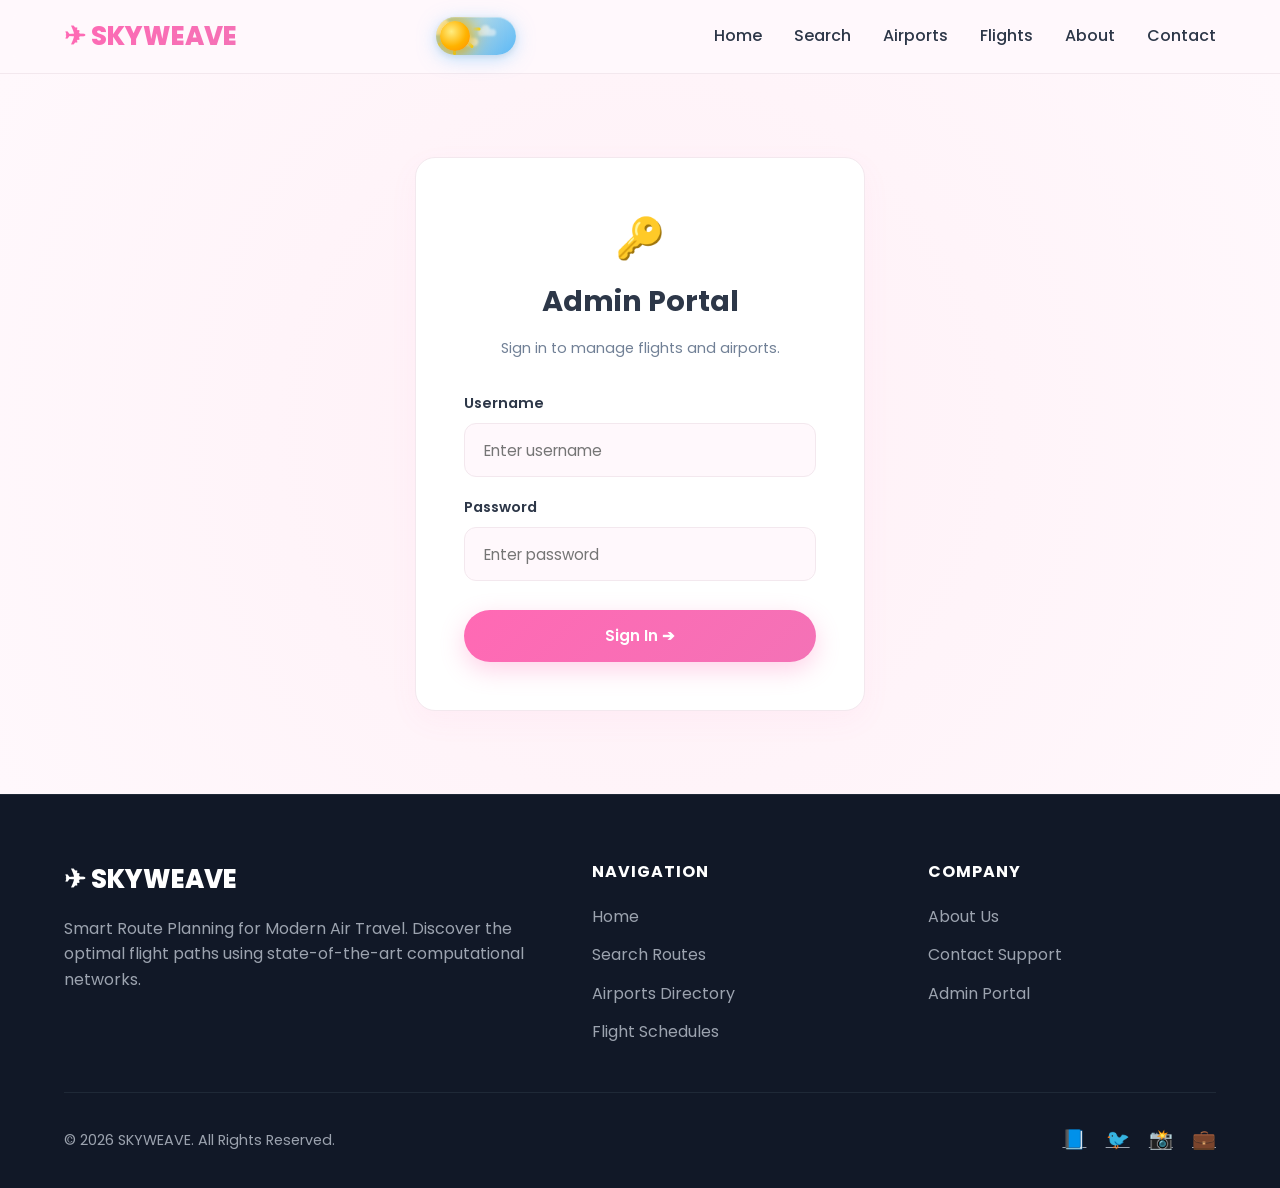
<file: web/admin-login.html>
<!DOCTYPE html>
<html lang="en">
<head>
    <meta charset="UTF-8">
    <meta name="viewport" content="width=device-width, initial-scale=1.0">
    <meta name="description" content="SKYWEAVE Admin Console Login - Manage airports and flight schedules.">
    <title>Admin Login | SKYWEAVE</title>
    <link rel="stylesheet" href="css/style.css">
</head>
<body>

    <!-- Navigation Bar -->
    <nav class="navbar">
        <a href="index.html" class="nav-brand">
            <span>✈ SKYWEAVE</span>
        </a>
        <button class="nav-toggle" aria-label="Toggle Navigation">☰</button>
        <ul class="nav-links">
            <li><a href="index.html">Home</a></li>
            <li><a href="search.html">Search</a></li>
            <li><a href="airports.html">Airports</a></li>
            <li><a href="flights.html">Flights</a></li>
            <li><a href="about.html">About</a></li>
            <li><a href="contact.html">Contact</a></li>
        </ul>
    </nav>

    <!-- Login Container -->
    <section class="section" style="min-height: 80vh; display: flex; align-items: center; justify-content: center; background: radial-gradient(circle at center, #FFF0F6, var(--bg-color));">
        <div class="card" style="max-width: 450px; width: 100%; padding: 3rem;">
            <div style="text-align: center; margin-bottom: 2rem;">
                <span style="font-size: 2.5rem;">🔑</span>
                <h2 class="card-title" style="font-size: 1.8rem; margin-top: 0.5rem;">Admin Portal</h2>
                <p class="card-text" style="font-size: 0.9rem;">Sign in to manage flights and airports.</p>
            </div>

            <form id="admin-login-form" onsubmit="event.preventDefault(); handleAdminLogin();">
                <div class="form-group" style="margin-bottom: 1.2rem;">
                    <label for="login-username">Username</label>
                    <input type="text" id="login-username" class="form-control" placeholder="Enter username" required>
                </div>

                <div class="form-group" style="margin-bottom: 1.8rem;">
                    <label for="login-password">Password</label>
                    <input type="password" id="login-password" class="form-control" placeholder="Enter password" required>
                </div>

                <button type="submit" class="btn btn-primary" style="width: 100%; padding: 0.9rem 2rem;">Sign In ➔</button>
            </form>
        </div>
    </section>

    <!-- Footer -->
    <footer class="footer">
        <div class="footer-grid">
            <div class="footer-brand">
                <a href="index.html" class="footer-logo">✈ SKYWEAVE</a>
                <p>Smart Route Planning for Modern Air Travel. Discover the optimal flight paths using state-of-the-art computational networks.</p>
            </div>
            <div>
                <h4 class="footer-title">Navigation</h4>
                <ul class="footer-links">
                    <li><a href="index.html">Home</a></li>
                    <li><a href="search.html">Search Routes</a></li>
                    <li><a href="airports.html">Airports Directory</a></li>
                    <li><a href="flights.html">Flight Schedules</a></li>
                </ul>
            </div>
            <div>
                <h4 class="footer-title">Company</h4>
                <ul class="footer-links">
                    <li><a href="about.html">About Us</a></li>
                    <li><a href="contact.html">Contact Support</a></li>
                    <li><a href="admin-login.html">Admin Portal</a></li>
                </ul>
            </div>
        </div>
        <div class="footer-bottom">
            <p>&copy; 2026 SKYWEAVE. All Rights Reserved.</p>
            <div class="footer-socials">
                <a href="#">📘</a>
                <a href="#">🐦</a>
                <a href="#">📸</a>
                <a href="#">💼</a>
            </div>
        </div>
    </footer>

    <script src="js/app.js"></script>
    <script>
        // Inline function for easy login handling
        async function handleAdminLogin() {
            const user = document.getElementById('login-username').value;
            const pass = document.getElementById('login-password').value;

            try {
                const res = await fetch('/api/auth', {
                    method: 'POST',
                    headers: { 'Content-Type': 'application/json' },
                    body: JSON.stringify({ username: user, password: pass })
                });
                const data = await res.json();

                if (data.status === 'success') {
                    localStorage.setItem('skyweave_admin_token', data.token);
                    showToast(data.message, 'success');
                    setTimeout(() => {
                        window.location.href = 'dashboard.html';
                    }, 800);
                } else {
                    showToast(data.message, 'error');
                }
            } catch (err) {
                console.error(err);
                showToast('Authentication connection error.', 'error');
            }
        }
    </script>
</body>
</html>
</file>
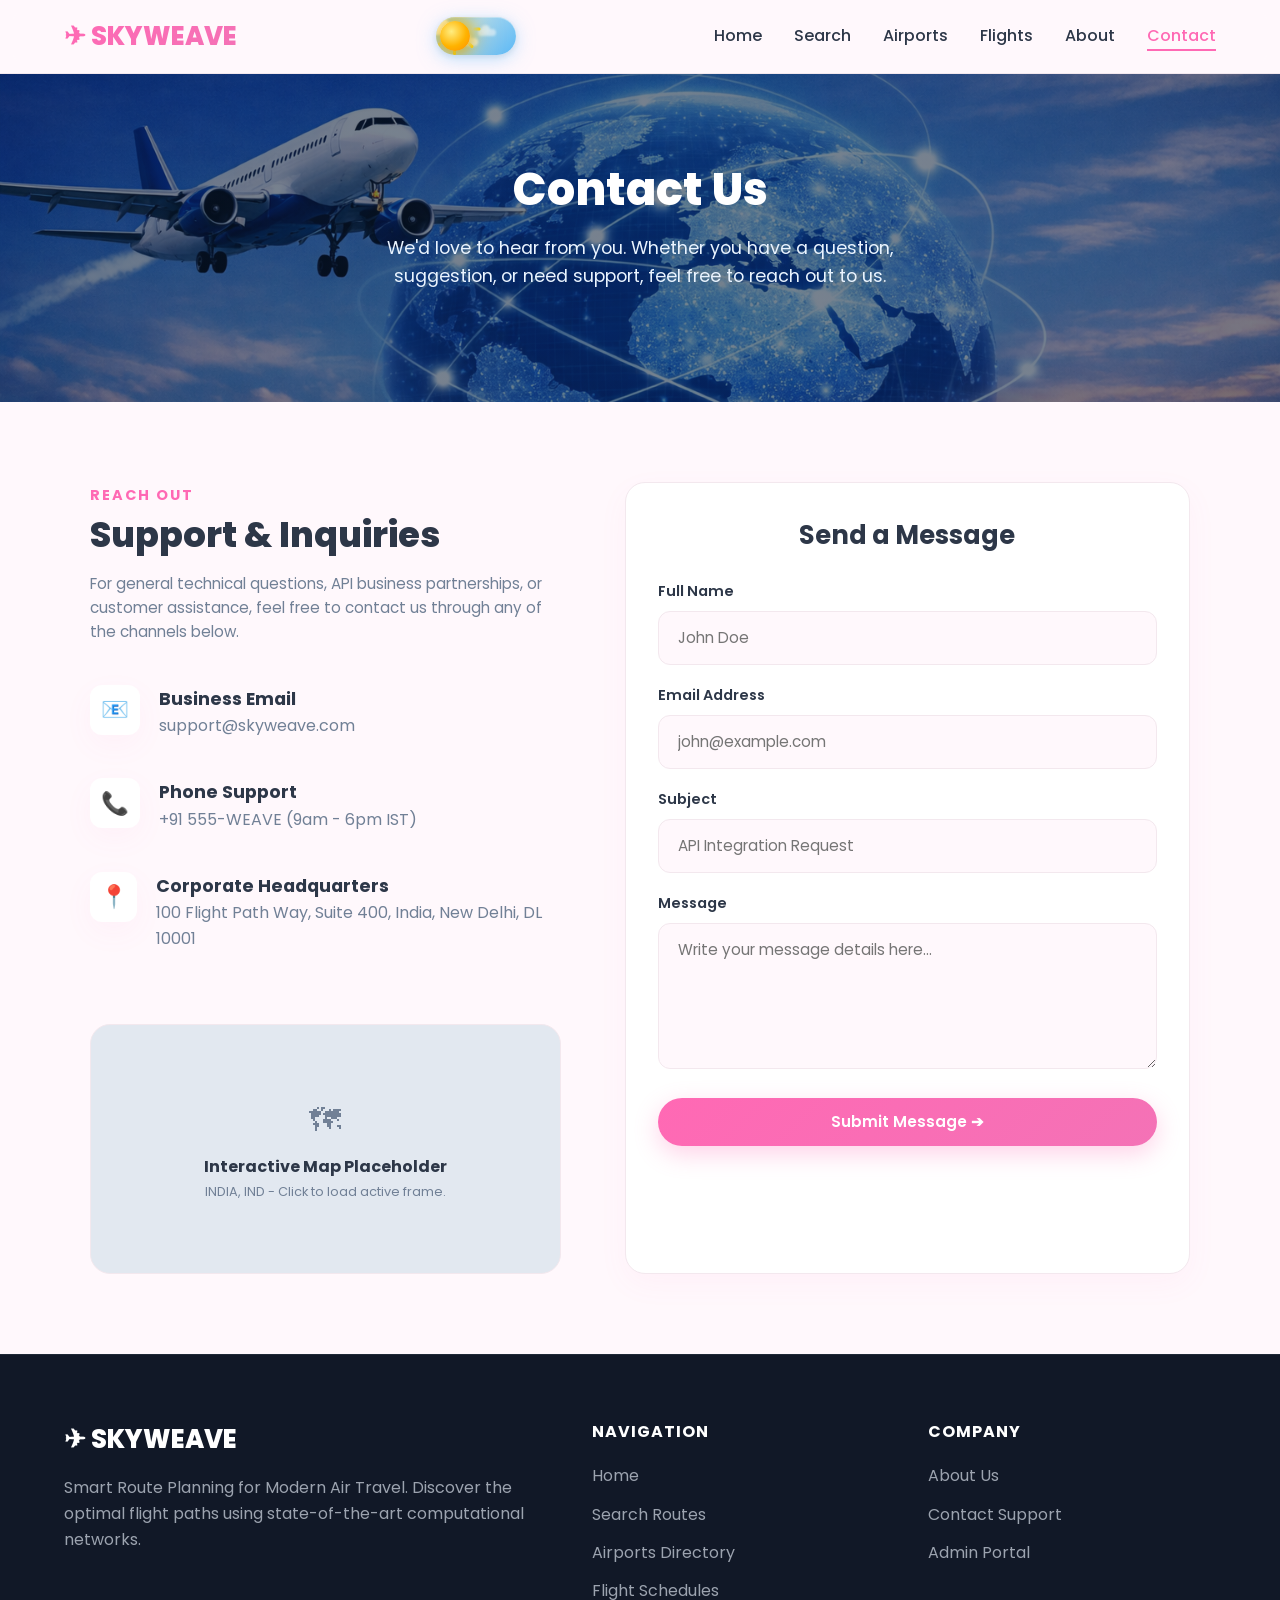
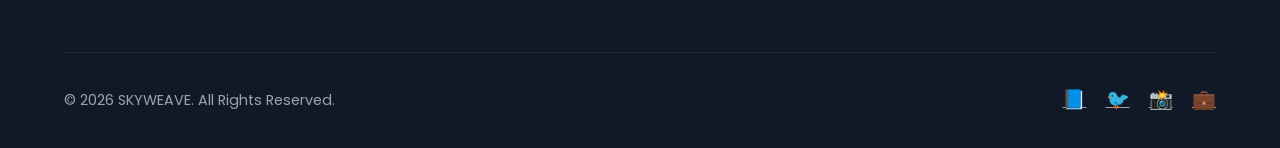
<file: web/contact.html>
<!DOCTYPE html>
<html lang="en">

<head>
    <meta charset="UTF-8">
    <meta name="viewport" content="width=device-width, initial-scale=1.0">
    <meta name="description"
        content="Contact SKYWEAVE - Get in touch with our operations team or request route integration support.">
    <title>Contact Us | SKYWEAVE</title>
    <link rel="stylesheet" href="css/style.css">
</head>

<body>

    <!-- Navigation Bar -->
    <nav class="navbar">
        <a href="index.html" class="nav-brand">
            <span>✈ SKYWEAVE</span>
        </a>
        <button class="nav-toggle" aria-label="Toggle Navigation">☰</button>
        <ul class="nav-links">
            <li><a href="index.html">Home</a></li>
            <li><a href="search.html">Search</a></li>
            <li><a href="airports.html">Airports</a></li>
            <li><a href="flights.html">Flights</a></li>
            <li><a href="about.html">About</a></li>
            <li><a href="contact.html">Contact</a></li>
        </ul>
    </nav>

    <!-- Header Banner -->
    
    <!-- Contact Header Banner -->
<header style="
background:
linear-gradient(rgba(8,27,51,0.55), rgba(8,27,51,0.55)),
url('images/connect.png') no-repeat center center;
background-size: cover;
background-position: center 25%;
padding: 5rem 5% 7rem 5%;
text-align: center;
">

    <h1 style="
        font-size: 2.8rem;
        font-weight: 800;
        color: #fff;
        margin-bottom: 0.5rem;
    ">
        Contact Us
    </h1>

    <p style="
        color: #EAF4FF;
        font-size: 1.1rem;
        max-width: 600px;
        margin: 0 auto;
    ">
        We'd love to hear from you. Whether you have a question,
        suggestion, or need support, feel free to reach out to us.
    </p>

</header>

    <!-- Contact Panel Section -->
    <section class="section">
        <div class="contact-container" style="max-width: 1100px; margin: 0 auto;">
            <!-- Left Side Info Panel -->
            <div class="contact-info-panel">
                <div>
                    <span class="section-subtitle">Reach Out</span>
                    <h2 class="section-title">Support & Inquiries</h2>
                    <p class="card-text" style="margin-top: 0.5rem;">For general technical questions, API business
                        partnerships, or customer assistance, feel free to contact us through any of the channels below.
                    </p>
                </div>

                <div class="contact-item">
                    <div class="contact-item-icon">📧</div>
                    <div class="contact-item-text">
                        <h4>Business Email</h4>
                        <p>support@skyweave.com</p>
                    </div>
                </div>

                <div class="contact-item">
                    <div class="contact-item-icon">📞</div>
                    <div class="contact-item-text">
                        <h4>Phone Support</h4>
                        <p>+91 555-WEAVE (9am - 6pm IST)</p>
                    </div>
                </div>

                <div class="contact-item">
                    <div class="contact-item-icon">📍</div>
                    <div class="contact-item-text">
                        <h4>Corporate Headquarters</h4>
                        <p>100 Flight Path Way, Suite 400, India, New Delhi, DL 10001</p>
                    </div>
                </div>

                <!-- Google Maps Placeholder -->
                <div class="map-placeholder">
                    <div style="text-align: center;">
                        <span style="font-size: 2rem;">🗺</span>
                        <h4 style="margin: 0.5rem 0 0.2rem 0; color: var(--text-color);">Interactive Map Placeholder
                        </h4>
                        <p style="font-size: 0.8rem; margin: 0;">INDIA, IND - Click to load active frame.</p>
                    </div>
                </div>
            </div>

            <!-- Right Side Form -->
            <div class="card">
                <h3 class="card-title" style="font-size: 1.6rem; margin-bottom: 1.5rem; text-align: center;">Send a
                    Message</h3>
                <form id="contact-form"
                    onsubmit="event.preventDefault(); showToast('Your message has been sent successfully. We will get back to you shortly.', 'success'); this.reset();">
                    <div class="form-group" style="margin-bottom: 1.2rem;">
                        <label for="contact-name">Full Name</label>
                        <input type="text" id="contact-name" class="form-control" placeholder="John Doe" required>
                    </div>

                    <div class="form-group" style="margin-bottom: 1.2rem;">
                        <label for="contact-email">Email Address</label>
                        <input type="email" id="contact-email" class="form-control" placeholder="john@example.com"
                            required>
                    </div>

                    <div class="form-group" style="margin-bottom: 1.2rem;">
                        <label for="contact-subject">Subject</label>
                        <input type="text" id="contact-subject" class="form-control"
                            placeholder="API Integration Request" required>
                    </div>

                    <div class="form-group" style="margin-bottom: 1.8rem;">
                        <label for="contact-msg">Message</label>
                        <textarea id="contact-msg" class="form-control" rows="5"
                            placeholder="Write your message details here..." required
                            style="resize: vertical; min-height: 120px;"></textarea>
                    </div>

                    <button type="submit" class="btn btn-primary" style="width: 100%;">Submit Message ➔</button>
                </form>
            </div>
        </div>
    </section>

    <!-- Footer -->
    <footer class="footer">
        <div class="footer-grid">
            <div class="footer-brand">
                <a href="index.html" class="footer-logo">✈ SKYWEAVE</a>
                <p>Smart Route Planning for Modern Air Travel. Discover the optimal flight paths using state-of-the-art
                    computational networks.</p>
            </div>
            <div>
                <h4 class="footer-title">Navigation</h4>
                <ul class="footer-links">
                    <li><a href="index.html">Home</a></li>
                    <li><a href="search.html">Search Routes</a></li>
                    <li><a href="airports.html">Airports Directory</a></li>
                    <li><a href="flights.html">Flight Schedules</a></li>
                </ul>
            </div>
            <div>
                <h4 class="footer-title">Company</h4>
                <ul class="footer-links">
                    <li><a href="about.html">About Us</a></li>
                    <li><a href="contact.html">Contact Support</a></li>
                    <li><a href="admin-login.html">Admin Portal</a></li>
                </ul>
            </div>
        </div>
        <div class="footer-bottom">
            <p>&copy; 2026 SKYWEAVE. All Rights Reserved.</p>
            <div class="footer-socials">
                <a href="#">📘</a>
                <a href="#">🐦</a>
                <a href="#">📸</a>
                <a href="#">💼</a>
            </div>
        </div>
    </footer>

    <script src="js/app.js"></script>
</body>

</html>
</file>
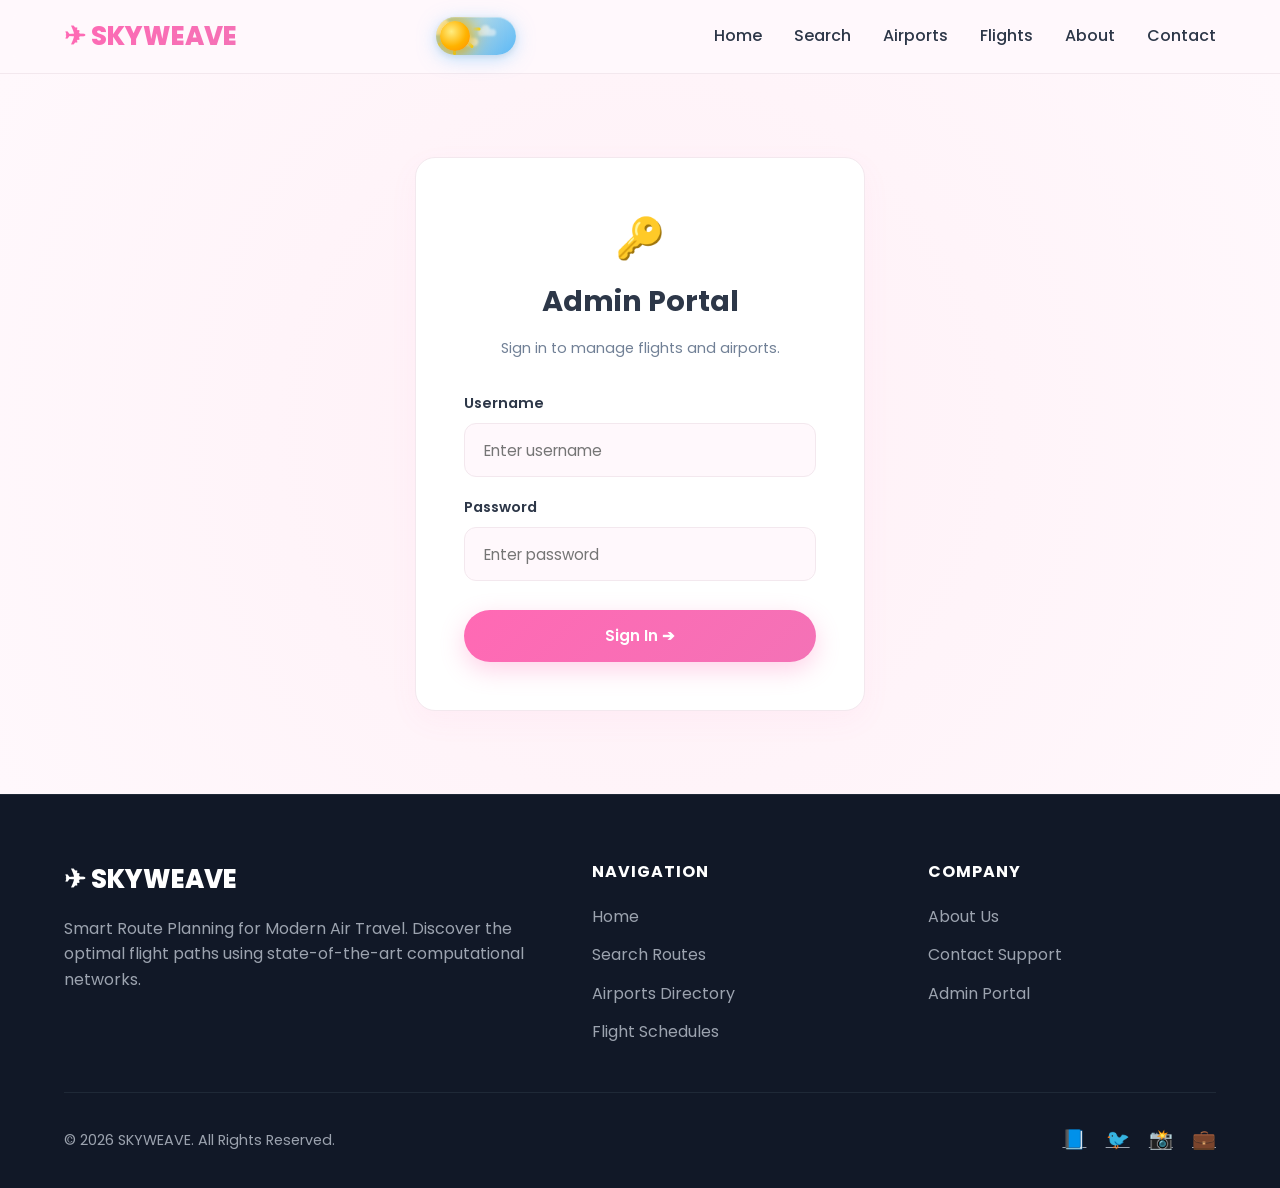
<file: web/dashboard.html>
<!DOCTYPE html>
<html lang="en">
<head>
    <meta charset="UTF-8">
    <meta name="viewport" content="width=device-width, initial-scale=1.0">
    <meta name="description" content="SKYWEAVE Admin Dashboard - Manage routes, flights, and airport nodes.">
    <title>Admin Dashboard | SKYWEAVE</title>
    <link rel="stylesheet" href="css/style.css">
</head>
<body style="background-color: var(--bg-color);">

    <!-- Dashboard Main Layout Grid -->
    <div class="dashboard-grid">
        
        <!-- Sidebar Navigation -->
        <aside class="dashboard-sidebar">
            <a href="index.html" class="nav-brand" style="justify-content: center; margin-bottom: 1.5rem;">
                <span>✈ SKYWEAVE</span>
            </a>
            
            <ul class="sidebar-menu">
                <li>
                    <a href="#" class="sidebar-link active" id="menu-airports" onclick="switchTab('airports')">
                        <span>🗺</span> Manage Airports
                    </a>
                </li>
                <li>
                    <a href="#" class="sidebar-link" id="menu-flights" onclick="switchTab('flights')">
                        <span>✈</span> Manage Flights
                    </a>
                </li>
            </ul>

            <div style="margin-top: auto; padding-top: 1.5rem; border-top: 1px solid var(--border-color);">
                <button onclick="handleSignOut()" class="btn btn-secondary" style="width: 100%; padding: 0.6rem 1rem; border-radius: var(--border-radius-md);">
                    Sign Out
                </button>
            </div>
        </aside>

        <!-- Main Content Area -->
        <main class="dashboard-content">
            <!-- Header -->
            <header class="dashboard-header">
                <div>
                    <h1 style="font-size: 2rem; font-weight: 800; color: var(--text-color);">Administration Panel</h1>
                    <p style="color: var(--text-muted); font-size: 0.95rem;">Configure airports, route segments, and operational parameters.</p>
                </div>
                <div>
                    <button id="btn-add-item" onclick="openAddModal()" class="btn btn-primary">
                        + Add Airport
                    </button>
                </div>
            </header>

            <!-- Quick Stats Row -->
            <section class="dash-stats-grid">
                <div class="dash-stat-card">
                    <div>
                        <div class="dash-stat-num" id="stat-airports">0</div>
                        <div class="dash-stat-lbl">Registered Airports</div>
                    </div>
                    <span style="font-size: 2.2rem; opacity: 0.8;">🗺</span>
                </div>
                <div class="dash-stat-card">
                    <div>
                        <div class="dash-stat-num" id="stat-flights">0</div>
                        <div class="dash-stat-lbl">Scheduled Flights</div>
                    </div>
                    <span style="font-size: 2.2rem; opacity: 0.8;">✈</span>
                </div>
                <div class="dash-stat-card">
                    <div>
                        <div class="dash-stat-num" id="stat-active">0</div>
                        <div class="dash-stat-lbl">Operational Routes</div>
                    </div>
                    <span style="font-size: 2.2rem; opacity: 0.8;">🌐</span>
                </div>
            </section>

            <!-- Loading Indicator -->
            <div class="spinner-container" id="dash-spinner">
                <div class="spinner"></div>
                <p style="color: var(--text-muted);">Fetching database entries...</p>
            </div>

            <!-- TAB 1: Airports Table Container -->
            <div id="tab-airports-container">
                <div class="table-responsive">
                    <table class="sky-table">
                        <thead>
                            <tr>
                                <th>Code</th>
                                <th>Airport Name</th>
                                <th>City</th>
                                <th>Country</th>
                                <th>Actions</th>
                            </tr>
                        </thead>
                        <tbody id="dash-airports-tbody">
                            <!-- Injected dynamically -->
                        </tbody>
                    </table>
                </div>
            </div>

            <!-- TAB 2: Flights Table Container (Hidden by default) -->
            <div id="tab-flights-container" style="display: none;">
                <div class="table-responsive">
                    <table class="sky-table">
                        <thead>
                            <tr>
                                <th>Flight Number</th>
                                <th>Airline</th>
                                <th>Origin</th>
                                <th>Destination</th>
                                <th>Distance</th>
                                <th>Duration</th>
                                <th>Price</th>
                                <th>Status</th>
                                <th>Actions</th>
                            </tr>
                        </thead>
                        <tbody id="dash-flights-tbody">
                            <!-- Injected dynamically -->
                        </tbody>
                    </table>
                </div>
            </div>
        </main>
    </div>

    <!-- MODAL 1: Add Airport Form -->
    <div class="modal" id="modal-add-airport">
        <div class="modal-content">
            <div class="modal-header">
                <h3 class="modal-title">Add Airport Node</h3>
                <button class="modal-close" onclick="closeModal('modal-add-airport')">×</button>
            </div>
            <form onsubmit="event.preventDefault(); submitAddAirport();">
                <div class="form-group" style="margin-bottom: 1rem;">
                    <label>Airport Code (e.g. BOM)</label>
                    <input type="text" id="add-ap-code" class="form-control" placeholder="3-letter code" maxlength="3" required style="text-transform: uppercase;">
                </div>
                <div class="form-group" style="margin-bottom: 1rem;">
                    <label>Airport Name</label>
                    <input type="text" id="add-ap-name" class="form-control" placeholder="Chhatrapati Shivaji Maharaj Airport" required>
                </div>
                <div class="form-group" style="margin-bottom: 1rem;">
                    <label>City</label>
                    <input type="text" id="add-ap-city" class="form-control" placeholder="Mumbai" required>
                </div>
                <div class="form-group" style="margin-bottom: 1.5rem;">
                    <label>Country</label>
                    <input type="text" id="add-ap-country" class="form-control" placeholder="India" required>
                </div>
                <button type="submit" class="btn btn-primary" style="width: 100%;">Create Node ➔</button>
            </form>
        </div>
    </div>

    <!-- MODAL 2: Edit Airport Form -->
    <div class="modal" id="modal-edit-airport">
        <div class="modal-content">
            <div class="modal-header">
                <h3 class="modal-title">Edit Airport Node</h3>
                <button class="modal-close" onclick="closeModal('modal-edit-airport')">×</button>
            </div>
            <form onsubmit="event.preventDefault(); submitEditAirport();">
                <input type="hidden" id="edit-ap-id">
                <div class="form-group" style="margin-bottom: 1rem;">
                    <label>Airport Code</label>
                    <input type="text" id="edit-ap-code" class="form-control" maxlength="3" required style="text-transform: uppercase;">
                </div>
                <div class="form-group" style="margin-bottom: 1rem;">
                    <label>Airport Name</label>
                    <input type="text" id="edit-ap-name" class="form-control" required>
                </div>
                <div class="form-group" style="margin-bottom: 1rem;">
                    <label>City</label>
                    <input type="text" id="edit-ap-city" class="form-control" required>
                </div>
                <div class="form-group" style="margin-bottom: 1.5rem;">
                    <label>Country</label>
                    <input type="text" id="edit-ap-country" class="form-control" required>
                </div>
                <button type="submit" class="btn btn-primary" style="width: 100%;">Save Changes ➔</button>
            </form>
        </div>
    </div>

    <!-- MODAL 3: Add Flight Form -->
    <div class="modal" id="modal-add-flight">
        <div class="modal-content">
            <div class="modal-header">
                <h3 class="modal-title">Create Flight Connection</h3>
                <button class="modal-close" onclick="closeModal('modal-add-flight')">×</button>
            </div>
            <form onsubmit="event.preventDefault(); submitAddFlight();">
                <div class="form-group" style="margin-bottom: 1rem;">
                    <label>Flight Number (e.g. AI-202)</label>
                    <input type="text" id="add-f-num" class="form-control" placeholder="Flight number" required style="text-transform: uppercase;">
                </div>
                <div class="form-group" style="margin-bottom: 1rem;">
                    <label>Airline</label>
                    <input type="text" id="add-f-airline" class="form-control" placeholder="Air India" required>
                </div>
                <div class="form-group" style="margin-bottom: 1rem;">
                    <label>Origin Airport</label>
                    <select id="add-f-source" class="form-control" required>
                        <!-- Injected -->
                    </select>
                </div>
                <div class="form-group" style="margin-bottom: 1rem;">
                    <label>Destination Airport</label>
                    <select id="add-f-dest" class="form-control" required>
                        <!-- Injected -->
                    </select>
                </div>
                <div class="form-group" style="margin-bottom: 1rem;">
                    <label>Distance (km)</label>
                    <input type="number" id="add-f-distance" class="form-control" placeholder="Distance" min="10" required>
                </div>
                <div class="form-group" style="margin-bottom: 1rem;">
                    <label>Duration (minutes)</label>
                    <input type="number" id="add-f-duration" class="form-control" placeholder="Duration in minutes" min="5" required>
                </div>
                <div class="form-group" style="margin-bottom: 1rem;">
                    <label>Ticket Cost (INR)</label>
                    <input type="number" id="add-f-cost" class="form-control" placeholder="Cost" min="100" required>
                </div>
                <div class="form-group" style="margin-bottom: 1.5rem;">
                    <label>Operational Status</label>
                    <select id="add-f-status" class="form-control">
                        <option value="Available">Available</option>
                        <option value="Delayed">Delayed</option>
                        <option value="Cancelled">Cancelled</option>
                    </select>
                </div>
                <button type="submit" class="btn btn-primary" style="width: 100%;">Create Connection ➔</button>
            </form>
        </div>
    </div>

    <!-- MODAL 4: Edit Flight Form -->
    <div class="modal" id="modal-edit-flight">
        <div class="modal-content" style="max-height: 90vh; overflow-y: auto;">
            <div class="modal-header">
                <h3 class="modal-title">Edit Flight Connection</h3>
                <button class="modal-close" onclick="closeModal('modal-edit-flight')">×</button>
            </div>
            <form onsubmit="event.preventDefault(); submitEditFlight();">
                <input type="hidden" id="edit-f-id">
                <div class="form-group" style="margin-bottom: 1rem;">
                    <label>Flight Number</label>
                    <input type="text" id="edit-f-num" class="form-control" required style="text-transform: uppercase;">
                </div>
                <div class="form-group" style="margin-bottom: 1rem;">
                    <label>Airline</label>
                    <input type="text" id="edit-f-airline" class="form-control" required>
                </div>
                <div class="form-group" style="margin-bottom: 1rem;">
                    <label>Origin Airport</label>
                    <select id="edit-f-source" class="form-control" required>
                        <!-- Injected -->
                    </select>
                </div>
                <div class="form-group" style="margin-bottom: 1rem;">
                    <label>Destination Airport</label>
                    <select id="edit-f-dest" class="form-control" required>
                        <!-- Injected -->
                    </select>
                </div>
                <div class="form-group" style="margin-bottom: 1rem;">
                    <label>Distance (km)</label>
                    <input type="number" id="edit-f-distance" class="form-control" min="10" required>
                </div>
                <div class="form-group" style="margin-bottom: 1rem;">
                    <label>Duration (minutes)</label>
                    <input type="number" id="edit-f-duration" class="form-control" min="5" required>
                </div>
                <div class="form-group" style="margin-bottom: 1rem;">
                    <label>Ticket Cost (INR)</label>
                    <input type="number" id="edit-f-cost" class="form-control" min="100" required>
                </div>
                <div class="form-group" style="margin-bottom: 1.5rem;">
                    <label>Operational Status</label>
                    <select id="edit-f-status" class="form-control">
                        <option value="Available">Available</option>
                        <option value="Delayed">Delayed</option>
                        <option value="Cancelled">Cancelled</option>
                    </select>
                </div>
                <button type="submit" class="btn btn-primary" style="width: 100%;">Save Changes ➔</button>
            </form>
        </div>
    </div>

    <!-- Scripts -->
    <script src="js/app.js"></script>
    <script src="js/admin.js"></script>
</body>
</html>
</file>
<file: web/css/style.css>
@import url('https://fonts.googleapis.com/css2?family=Poppins:wght@300;400;500;600;700;800&display=swap');

:root {
    --bg-color: #FFF8FC;
    --card-color: #ffffff;
    --primary: #FF69B4;
    --primary-hover: #e0529c;
    --secondary: #FFC1DA;
    --accent: #F472B6;
    --text-color: #2D3748;
    --text-muted: #718096;
    --border-color: #F3E8EE;
    --success: #10B981;
    --error: #EF4444;
    --warning: #F59E0B;
    
    --shadow-soft: 0 10px 30px rgba(255, 105, 180, 0.05);
    --shadow-medium: 0 15px 35px rgba(255, 105, 180, 0.1);
    --shadow-glow: 0 8px 25px rgba(255, 105, 180, 0.3);
    
    --transition-smooth: all 0.3s cubic-bezier(0.4, 0, 0.2, 1);
    --border-radius-lg: 20px;
    --border-radius-md: 12px;
    --border-radius-pill: 50px;
}

[data-theme="dark"] {
    --bg-color: #0F090D;
    --card-color: #1A1217;
    --text-color: #F8FAFC;
    --text-muted: #94A3B8;
    --border-color: #2D1B25;
    
    --shadow-soft: 0 10px 30px rgba(0, 0, 0, 0.3);
    --shadow-medium: 0 15px 35px rgba(0, 0, 0, 0.45);
    --shadow-glow: 0 8px 25px rgba(255, 105, 180, 0.2);
}

* {
    margin: 0;
    padding: 0;
    box-sizing: border-box;
}

body {
    font-family: 'Poppins', sans-serif;
    background-color: var(--bg-color);
    color: var(--text-color);
    line-height: 1.6;
    overflow-x: hidden;
}

/* Animations */
@keyframes fadeIn {
    from { opacity: 0; }
    to { opacity: 1; }
}

@keyframes slideUp {
    from {
        opacity: 0;
        transform: translateY(30px);
    }
    to {
        opacity: 1;
        transform: translateY(0);
    }
}

@keyframes floatAirplane {
    0% { transform: translateY(0px) rotate(0deg); }
    50% { transform: translateY(-10px) rotate(2deg); }
    100% { transform: translateY(0px) rotate(0deg); }
}

@keyframes driftClouds {
    0% { transform: translateX(-10%); }
    100% { transform: translateX(110%); }
}

@keyframes pulseGlow {
    0% { box-shadow: 0 0 0 0 rgba(255, 105, 180, 0.4); }
    70% { box-shadow: 0 0 0 15px rgba(255, 105, 180, 0); }
    100% { box-shadow: 0 0 0 0 rgba(255, 105, 180, 0); }
}

/* Sticky Navigation Bar */
.navbar {
    position: sticky;
    top: 0;
    z-index: 1000;
    background: rgba(255, 248, 252, 0.85);
    backdrop-filter: blur(10px);
    -webkit-backdrop-filter: blur(10px);
    border-bottom: 1px solid var(--border-color);
    padding: 1rem 5%;
    display: flex;
    justify-content: space-between;
    align-items: center;
    transition: var(--transition-smooth);
}

.navbar.scrolled {
    padding: 0.6rem 5%;
    background: rgba(255, 255, 255, 0.95);
    box-shadow: var(--shadow-soft);
}

.nav-brand {
    font-size: 1.6rem;
    font-weight: 800;
    color: var(--primary);
    text-decoration: none;
    display: flex;
    align-items: center;
    gap: 0.5rem;
}

.nav-brand span {
    background: linear-gradient(135deg, var(--primary), var(--accent));
    -webkit-background-clip: text;
    -webkit-text-fill-color: transparent;
}

.nav-links {
    display: flex;
    list-style: none;
    gap: 2rem;
    align-items: center;
}

.nav-links a {
    text-decoration: none;
    color: var(--text-color);
    font-weight: 500;
    transition: var(--transition-smooth);
    position: relative;
    padding: 0.2rem 0;
}

.nav-links a:hover, .nav-links a.active {
    color: var(--primary);
}

.nav-links a::after {
    content: '';
    position: absolute;
    bottom: 0;
    left: 0;
    width: 0;
    height: 2px;
    background: var(--primary);
    transition: var(--transition-smooth);
}

.nav-links a:hover::after, .nav-links a.active::after {
    width: 100%;
}

.nav-toggle {
    display: none;
    background: none;
    border: none;
    font-size: 1.5rem;
    color: var(--text-color);
    cursor: pointer;
}

.btn-admin-nav {
    background: linear-gradient(135deg, var(--primary), var(--accent));
    color: white !important;
    padding: 0.5rem 1.2rem !important;
    border-radius: var(--border-radius-pill);
    box-shadow: var(--shadow-soft);
}

.btn-admin-nav::after {
    display: none !important;
}

.btn-admin-nav:hover {
    transform: translateY(-2px);
    box-shadow: var(--shadow-glow) !important;
}

/* Hero Section */
.hero {
    position: relative;
    min-height: 80vh;
    padding: 4rem 5%;
    display: flex;
    align-items: center;
    background: radial-gradient(circle at top right, rgba(255, 193, 218, 0.4), transparent), 
                url('https://images.unsplash.com/photo-1534088568595-a066f410bcda?auto=format&fit=crop&w=1920&q=80') no-repeat center center;
    background-size: cover;
    color: var(--text-color);
    overflow: hidden;
}

.hero::before {
    content: '';
    position: absolute;
    top: 0;
    left: 0;
    right: 0;
    bottom: 0;
    background: rgba(255, 248, 252, 0.85); /* Pastel overlay for readability */
    z-index: 1;
}

.hero-content {
    position: relative;
    z-index: 2;
    max-width: 600px;
    animation: slideUp 1s ease-out;
}

.hero-subtitle {
    color: var(--primary);
    font-weight: 700;
    font-size: 1.1rem;
    text-transform: uppercase;
    letter-spacing: 2px;
    margin-bottom: 1rem;
}

.hero-title {
    font-size: 3.5rem;
    font-weight: 800;
    line-height: 1.2;
    margin-bottom: 1.5rem;
    background: linear-gradient(135deg, #2D3748, var(--primary));
    -webkit-background-clip: text;
    -webkit-text-fill-color: transparent;
}

.hero-description {
    font-size: 1.1rem;
    color: var(--text-muted);
    margin-bottom: 2rem;
}

.hero-actions {
    display: flex;
    gap: 1.2rem;
}

.hero-image-container {
    position: relative;
    z-index: 2;
    flex: 1;
    display: flex;
    justify-content: center;
    align-items: center;
    animation: fadeIn 1.5s ease-out;
}

.hero-poster-grid {
    display: grid;
    grid-template-columns: 1fr 1fr;
    grid-gap: 12px;
    width: 100%;
    max-width: 480px;
    height: 380px;
}

.poster-img {
    width: 100%;
    height: 100%;
    object-fit: cover;
    border-radius: var(--border-radius-md);
    box-shadow: var(--shadow-soft);
    border: 3px solid var(--card-color);
    transition: var(--transition-smooth);
}

.poster-img-tall {
    grid-row: span 2;
    height: 380px;
}

.poster-img-wide-1 {
    height: 184px;
}

.poster-img-wide-2 {
    height: 184px;
}

.poster-img:hover {
    transform: translateY(-5px);
    box-shadow: var(--shadow-medium);
}

/* Cloud Graphics */
.cloud-drift {
    position: absolute;
    width: 250px;
    height: 100px;
    background: rgba(255, 255, 255, 0.6);
    border-radius: 100px;
    filter: blur(10px);
    z-index: 1;
    pointer-events: none;
}

.cloud-1 { top: 15%; animation: driftClouds 45s linear infinite; }
.cloud-2 { bottom: 20%; animation: driftClouds 60s linear infinite; }

/* Buttons */
.btn {
    display: inline-flex;
    align-items: center;
    justify-content: center;
    gap: 0.5rem;
    padding: 0.8rem 2rem;
    border-radius: var(--border-radius-pill);
    font-weight: 600;
    text-decoration: none;
    border: none;
    cursor: pointer;
    transition: var(--transition-smooth);
    font-family: inherit;
    font-size: 0.95rem;
}

.btn-primary {
    background: linear-gradient(135deg, var(--primary), var(--accent));
    color: white;
    box-shadow: var(--shadow-glow);
}

.btn-primary:hover {
    transform: translateY(-3px) scale(1.02);
    box-shadow: 0 12px 30px rgba(255, 105, 180, 0.45);
}

.btn-secondary {
    background: white;
    color: var(--primary);
    border: 2px solid var(--secondary);
    box-shadow: var(--shadow-soft);
}

.btn-secondary:hover {
    background: var(--bg-color);
    transform: translateY(-3px);
    box-shadow: var(--shadow-medium);
}

.btn-small {
    padding: 0.5rem 1.2rem;
    font-size: 0.85rem;
}

.btn-danger {
    background: var(--error);
    color: white;
}

.btn-danger:hover {
    background: #dc2626;
    transform: translateY(-2px);
}

/* Sections */
.section {
    padding: 5rem 5%;
}

.section-alt {
    background-color: white;
}

.section-header {
    text-align: center;
    max-width: 700px;
    margin: 0 auto 3.5rem auto;
}

.section-subtitle {
    color: var(--primary);
    font-weight: 700;
    text-transform: uppercase;
    font-size: 0.9rem;
    letter-spacing: 2px;
    margin-bottom: 0.5rem;
}

.section-title {
    font-size: 2.2rem;
    font-weight: 800;
    color: var(--text-color);
}

.section-description {
    color: var(--text-muted);
    margin-top: 0.5rem;
}

/* Cards */
.card-grid {
    display: grid;
    grid-template-columns: repeat(auto-fill, minmax(280px, 1fr));
    gap: 2rem;
}

.card {
    background: var(--card-color);
    border-radius: var(--border-radius-lg);
    padding: 2rem;
    box-shadow: var(--shadow-soft);
    border: 1px solid var(--border-color);
    transition: var(--transition-smooth);
    position: relative;
    overflow: hidden;
}

.card:hover {
    transform: translateY(-10px);
    box-shadow: var(--shadow-medium);
    border-color: var(--secondary);
}

.card-icon {
    width: 60px;
    height: 60px;
    border-radius: var(--border-radius-md);
    background: var(--bg-color);
    color: var(--primary);
    display: flex;
    align-items: center;
    justify-content: center;
    font-size: 1.8rem;
    margin-bottom: 1.5rem;
    transition: var(--transition-smooth);
}

.card:hover .card-icon {
    background: var(--primary);
    color: white;
}

.card-title {
    font-size: 1.3rem;
    font-weight: 700;
    margin-bottom: 0.8rem;
    color: var(--text-color);
}

.card-text {
    color: var(--text-muted);
    font-size: 0.95rem;
}

/* Search Page Specific */
.search-container {
    background: white;
    border-radius: var(--border-radius-lg);
    box-shadow: var(--shadow-medium);
    padding: 3rem;
    max-width: 900px;
    margin: -5rem auto 4rem auto;
    position: relative;
    z-index: 10;
    border: 1px solid var(--border-color);
}

.search-form-grid {
    display: grid;
    grid-template-columns: repeat(3, 1fr);
    gap: 1.5rem;
    margin-bottom: 1.5rem;
}

.form-group {
    display: flex;
    flex-direction: column;
    gap: 0.5rem;
    position: relative;
}

.form-group label {
    font-weight: 600;
    font-size: 0.9rem;
    color: var(--text-color);
    display: flex;
    align-items: center;
    gap: 0.4rem;
}

.form-control {
    width: 100%;
    padding: 0.9rem 1.2rem;
    border-radius: var(--border-radius-md);
    border: 1px solid var(--border-color);
    font-family: inherit;
    font-size: 0.95rem;
    color: var(--text-color);
    background: var(--bg-color);
    transition: var(--transition-smooth);
}

.form-control:focus {
    outline: none;
    border-color: var(--primary);
    background: white;
    box-shadow: 0 0 0 3px rgba(255, 105, 180, 0.15);
}

/* Dropdown Suggestion */
.suggestions-list {
    position: absolute;
    top: 100%;
    left: 0;
    right: 0;
    background: white;
    border: 1px solid var(--border-color);
    border-radius: var(--border-radius-md);
    box-shadow: var(--shadow-medium);
    max-height: 200px;
    overflow-y: auto;
    z-index: 100;
    list-style: none;
    margin-top: 0.2rem;
}

.suggestions-list li {
    padding: 0.8rem 1.2rem;
    cursor: pointer;
    transition: var(--transition-smooth);
    font-size: 0.9rem;
    border-bottom: 1px solid var(--bg-color);
}

.suggestions-list li:hover {
    background-color: var(--bg-color);
    color: var(--primary);
}

.optimization-options {
    display: flex;
    gap: 1.5rem;
    margin: 1.5rem 0;
    justify-content: center;
}

.opt-btn {
    flex: 1;
    background: var(--bg-color);
    color: var(--text-color); 
    border: 1px solid var(--border-color);
    border-radius: var(--border-radius-md);
    padding: 1rem;
    display: flex;
    align-items: center;
    justify-content: center;
    gap: 0.6rem;
    font-weight: 600;
    cursor: pointer;
    transition: var(--transition-smooth);
}

.opt-btn.active, .opt-btn:hover {
    background: white;
    border-color: var(--primary);
    color: var(--primary);
    box-shadow: var(--shadow-soft);
}

.search-submit-container {
    text-align: center;
    margin-top: 1.5rem;
}

.search-submit-container .btn {
    min-width: 250px;
    padding: 1rem 3rem;
}

/* Route Result Layout */
.result-section {
    max-width: 900px;
    margin: 0 auto;
    animation: fadeIn 0.8s ease-in-out;
}

.result-summary-card {
    background: white;
    border-radius: var(--border-radius-lg);
    box-shadow: var(--shadow-soft);
    border: 1px solid var(--border-color);
    padding: 2.5rem;
    margin-bottom: 2rem;
    position: relative;
}

.result-summary-grid {
    display: grid;
    grid-template-columns: repeat(4, 1fr);
    gap: 1.5rem;
    text-align: center;
    margin-top: 1.5rem;
}

.summary-item {
    border-right: 1px solid var(--border-color);
}

.summary-item:last-child {
    border-right: none;
}

.summary-val {
    font-size: 1.6rem;
    font-weight: 800;
    color: var(--primary);
}

.summary-lbl {
    font-size: 0.85rem;
    color: var(--text-muted);
    text-transform: uppercase;
    font-weight: 600;
}

/* Route Path Visualizer */
.path-timeline {
    position: relative;
    padding: 2rem 0;
    display: flex;
    flex-direction: column;
    gap: 1.5rem;
}

.path-timeline::before {
    content: '';
    position: absolute;
    top: 0;
    bottom: 0;
    left: 45px;
    width: 4px;
    background: var(--secondary);
    border-radius: 10px;
}

.timeline-node {
    display: flex;
    align-items: center;
    position: relative;
    z-index: 2;
}

.node-badge {
    width: 94px;
    height: 40px;
    border-radius: var(--border-radius-md);
    background: white;
    border: 3px solid var(--primary);
    color: var(--primary);
    display: flex;
    align-items: center;
    justify-content: center;
    font-weight: 800;
    font-size: 1.1rem;
    box-shadow: var(--shadow-soft);
    margin-right: 2rem;
}

.node-info {
    background: white;
    border-radius: var(--border-radius-md);
    border: 1px solid var(--border-color);
    box-shadow: var(--shadow-soft);
    padding: 1rem 1.5rem;
    flex: 1;
}

.timeline-edge {
    display: flex;
    align-items: center;
    position: relative;
    z-index: 2;
    margin: 0.5rem 0 0.5rem 90px;
}

.edge-info-card {
    background: rgba(255, 248, 252, 0.85);
    border-radius: var(--border-radius-md);
    border: 1px dashed var(--accent);
    padding: 1rem 1.5rem;
    display: flex;
    align-items: center;
    justify-content: space-between;
    width: 100%;
    max-width: 600px;
}

.edge-flight-meta {
    display: flex;
    flex-direction: column;
}

.edge-airline {
    font-weight: 700;
    font-size: 1rem;
    color: var(--text-color);
}

.edge-flight-num {
    font-size: 0.85rem;
    color: var(--text-muted);
}

.edge-stats {
    display: flex;
    gap: 1.5rem;
    font-size: 0.9rem;
    color: var(--text-muted);
}

.edge-stats span {
    display: flex;
    align-items: center;
    gap: 0.3rem;
}

/* Algorithm Logs Card */
.logs-card {
    background: #1E293B;
    color: #F8FAFC;
    border-radius: var(--border-radius-lg);
    padding: 2rem;
    margin-top: 2rem;
    box-shadow: var(--shadow-medium);
    font-family: 'Courier New', Courier, monospace;
}

.logs-title {
    font-family: 'Poppins', sans-serif;
    color: #F472B6;
    margin-bottom: 1.5rem;
    font-weight: 700;
}

.logs-container {
    max-height: 250px;
    overflow-y: auto;
    display: flex;
    flex-direction: column;
    gap: 0.5rem;
    font-size: 0.85rem;
    padding-right: 1rem;
}

.logs-container::-webkit-scrollbar {
    width: 8px;
}

.logs-container::-webkit-scrollbar-thumb {
    background: #475569;
    border-radius: 4px;
}

.log-line {
    border-left: 2px solid #475569;
    padding-left: 0.8rem;
    line-height: 1.4;
}

.log-line.highlight {
    border-left-color: #F472B6;
    color: #F472B6;
}

/* Loading Spinner */
.spinner-container {
    display: none;
    text-align: center;
    padding: 3rem 0;
}

.spinner {
    width: 60px;
    height: 60px;
    border: 5px solid var(--secondary);
    border-top: 5px solid var(--primary);
    border-radius: 50%;
    animation: rotate 1s linear infinite, pulseGlow 1.5s infinite;
    margin: 0 auto 1.5rem auto;
}

@keyframes rotate {
    0% { transform: rotate(0deg); }
    100% { transform: rotate(360deg); }
}

/* Toast Notifications */
.toast-container {
    position: fixed;
    bottom: 2rem;
    right: 2rem;
    z-index: 10000;
    display: flex;
    flex-direction: column;
    gap: 0.8rem;
}

.toast {
    background: white;
    border-radius: var(--border-radius-md);
    box-shadow: var(--shadow-medium);
    padding: 1rem 1.5rem;
    min-width: 300px;
    display: flex;
    align-items: center;
    gap: 1rem;
    border-left: 5px solid var(--primary);
    animation: slideUp 0.3s cubic-bezier(0.4, 0, 0.2, 1);
}

.toast.success { border-left-color: var(--success); }
.toast.error { border-left-color: var(--error); }
.toast.warning { border-left-color: var(--warning); }

/* Table View for Admin / Public flights list */
.table-responsive {
    width: 100%;
    overflow-x: auto;
    background: white;
    border-radius: var(--border-radius-lg);
    box-shadow: var(--shadow-soft);
    border: 1px solid var(--border-color);
}

.sky-table {
    width: 100%;
    border-collapse: collapse;
    text-align: left;
}

.sky-table th {
    background-color: var(--bg-color);
    padding: 1.2rem;
    font-weight: 600;
    color: var(--text-color);
    border-bottom: 2px solid var(--border-color);
}

.sky-table td {
    padding: 1.2rem;
    border-bottom: 1px solid var(--border-color);
    color: var(--text-muted);
}

.sky-table tbody tr:hover {
    background-color: rgba(255, 105, 180, 0.02);
}

.status-badge {
    display: inline-block;
    padding: 0.25rem 0.8rem;
    border-radius: var(--border-radius-pill);
    font-size: 0.8rem;
    font-weight: 600;
    text-align: center;
}

.status-badge.available {
    background-color: rgba(16, 185, 129, 0.15);
    color: var(--success);
}

.status-badge.delayed {
    background-color: rgba(245, 158, 11, 0.15);
    color: var(--warning);
}

.status-badge.cancelled {
    background-color: rgba(239, 68, 68, 0.15);
    color: var(--error);
}

/* Modal Windows */
.modal {
    position: fixed;
    top: 0;
    left: 0;
    right: 0;
    bottom: 0;
    background: rgba(45, 55, 72, 0.5);
    backdrop-filter: blur(5px);
    z-index: 5000;
    display: none;
    align-items: center;
    justify-content: center;
    padding: 2rem;
}

.modal-content {
    background: white;
    border-radius: var(--border-radius-lg);
    max-width: 600px;
    width: 100%;
    box-shadow: var(--shadow-medium);
    padding: 2.5rem;
    position: relative;
    animation: slideUp 0.3s cubic-bezier(0.4, 0, 0.2, 1);
}

.modal-header {
    display: flex;
    justify-content: space-between;
    align-items: center;
    margin-bottom: 2rem;
    border-bottom: 1px solid var(--border-color);
    padding-bottom: 1rem;
}

.modal-title {
    font-size: 1.5rem;
    font-weight: 800;
    color: var(--text-color);
}

.modal-close {
    background: none;
    border: none;
    font-size: 1.5rem;
    cursor: pointer;
    color: var(--text-muted);
    transition: var(--transition-smooth);
}

.modal-close:hover {
    color: var(--primary);
}

/* Footer Section */
.footer {
    background: #111827;
    color: #9CA3AF;
    padding: 4rem 5% 2rem 5%;
    border-top: 1px solid #1F2937;
}

.footer-grid {
    display: grid;
    grid-template-columns: 2fr 1.2fr 1.2fr;
    gap: 3rem;
    margin-bottom: 3rem;
}

.footer-brand {
    display: flex;
    flex-direction: column;
    gap: 1rem;
}

.footer-logo {
    font-size: 1.6rem;
    font-weight: 800;
    color: white;
    text-decoration: none;
}

.footer-logo span {
    color: var(--primary);
}

.footer-title {
    font-size: 1rem;
    font-weight: 700;
    color: white;
    margin-bottom: 1.2rem;
    text-transform: uppercase;
    letter-spacing: 1px;
}

.footer-links {
    list-style: none;
    display: flex;
    flex-direction: column;
    gap: 0.8rem;
}

.footer-links a {
    color: #9CA3AF;
    text-decoration: none;
    transition: var(--transition-smooth);
}

.footer-links a:hover {
    color: var(--primary);
    padding-left: 5px;
}

.footer-bottom {
    border-top: 1px solid #1F2937;
    padding-top: 2rem;
    display: flex;
    justify-content: space-between;
    align-items: center;
    font-size: 0.9rem;
}

.footer-socials {
    display: flex;
    gap: 1.2rem;
}

.footer-socials a {
    color: #9CA3AF;
    font-size: 1.2rem;
    transition: var(--transition-smooth);
}

.footer-socials a:hover {
    color: var(--primary);
    transform: translateY(-3px);
}

/* Dashboard Styles */
.dashboard-grid {
    display: grid;
    grid-template-columns: 240px 1fr;
    min-height: 100vh;
}

.dashboard-sidebar {
    background: white;
    border-right: 1px solid var(--border-color);
    padding: 2rem 1.5rem;
    display: flex;
    flex-direction: column;
    gap: 2rem;
}

.sidebar-menu {
    list-style: none;
    display: flex;
    flex-direction: column;
    gap: 0.5rem;
}

.sidebar-link {
    display: flex;
    align-items: center;
    gap: 0.8rem;
    padding: 0.9rem 1.2rem;
    border-radius: var(--border-radius-md);
    text-decoration: none;
    color: var(--text-color);
    font-weight: 500;
    transition: var(--transition-smooth);
}

.sidebar-link.active, .sidebar-link:hover {
    background: var(--bg-color);
    color: var(--primary);
}

.dashboard-content {
    padding: 3rem;
    background: var(--bg-color);
}

.dashboard-header {
    display: flex;
    justify-content: space-between;
    align-items: center;
    margin-bottom: 3rem;
}

.dash-stats-grid {
    display: grid;
    grid-template-columns: repeat(3, 1fr);
    gap: 2rem;
    margin-bottom: 3rem;
}

.dash-stat-card {
    background: white;
    border-radius: var(--border-radius-lg);
    box-shadow: var(--shadow-soft);
    padding: 2rem;
    border: 1px solid var(--border-color);
    display: flex;
    align-items: center;
    justify-content: space-between;
}

.dash-stat-num {
    font-size: 2.2rem;
    font-weight: 800;
    color: var(--primary);
    line-height: 1.1;
}

.dash-stat-lbl {
    font-size: 0.9rem;
    color: var(--text-muted);
    font-weight: 600;
}

.table-actions {
    display: flex;
    gap: 0.5rem;
}

/* Contact page elements */
.contact-container {
    display: grid;
    grid-template-columns: 1fr 1.2fr;
    gap: 4rem;
}

.contact-info-panel {
    display: flex;
    flex-direction: column;
    gap: 2.5rem;
}

.contact-item {
    display: flex;
    gap: 1.2rem;
}

.contact-item-icon {
    width: 50px;
    height: 50px;
    background: white;
    border-radius: var(--border-radius-md);
    box-shadow: var(--shadow-soft);
    color: var(--primary);
    display: flex;
    align-items: center;
    justify-content: center;
    font-size: 1.4rem;
}

.contact-item-text h4 {
    font-size: 1.1rem;
    font-weight: 700;
}

.contact-item-text p {
    color: var(--text-muted);
}

.map-placeholder {
    width: 100%;
    height: 250px;
    border-radius: var(--border-radius-lg);
    background: #E2E8F0;
    margin-top: 2rem;
    display: flex;
    align-items: center;
    justify-content: center;
    color: var(--text-muted);
    border: 1px solid var(--border-color);
}

/* About Page elements */
.about-features {
    display: grid;
    grid-template-columns: repeat(3, 1fr);
    gap: 2.5rem;
    margin-top: 4rem;
}

/* Responsive Breakpoints */
@media (max-width: 1024px) {
    .hero {
        flex-direction: column;
        text-align: center;
        padding-top: 6rem;
    }
    .hero-content {
        max-width: 100%;
        margin-bottom: 3rem;
    }
    .hero-actions {
        justify-content: center;
    }
    .hero-airplane {
        max-width: 60%;
    }
    .search-container {
        margin: -2rem 2rem 4rem 2rem;
    }
    .contact-container {
        grid-template-columns: 1fr;
    }
    .dashboard-grid {
        grid-template-columns: 1fr;
    }
    .dashboard-sidebar {
        display: none; /* Can be toggled on mobile */
    }
}

@media (max-width: 768px) {
    .navbar {
        padding: 1rem 5%;
    }
    .nav-links {
        display: none; /* Needs JS to toggle class */
        position: absolute;
        top: 100%;
        left: 0;
        right: 0;
        background: white;
        flex-direction: column;
        padding: 2rem;
        gap: 1.5rem;
        border-bottom: 1px solid var(--border-color);
        box-shadow: var(--shadow-medium);
    }
    .nav-links.mobile-show {
        display: flex;
    }
    .nav-toggle {
        display: block;
    }
    .search-form-grid {
        grid-template-columns: 1fr;
    }
    .optimization-options {
        flex-direction: column;
        gap: 0.8rem;
    }
    .result-summary-grid {
        grid-template-columns: repeat(2, 1fr);
    }
    .summary-item {
        border-right: none;
        border-bottom: 1px solid var(--border-color);
        padding-bottom: 0.8rem;
    }
    .summary-item:last-child {
        border-bottom: none;
    }
    .dash-stats-grid {
        grid-template-columns: 1fr;
    }
    .about-features {
        grid-template-columns: 1fr;
    }
}

/* ============================================================
   PREMIUM SKY / SPACE THEME TOGGLE
   ============================================================ */

/* ── Wrapper ── */
.sky-toggle-wrapper {
    position: relative;
    display: inline-flex;
    align-items: center;
    cursor: pointer;
    outline: none;
    border: none;
    background: none;
    user-select: none;
    -webkit-tap-highlight-color: transparent;
    flex-shrink: 0;
}

.sky-toggle-wrapper:focus-visible .sky-toggle-track {
    box-shadow: 0 0 0 3px rgba(45, 156, 255, 0.5),
                0 8px 32px rgba(126, 200, 255, 0.4);
}

/* ── Track (pill shape) ── */
.sky-toggle-track {
    position: relative;
    width: 80px;
    height: 38px;
    border-radius: 50px;
    overflow: hidden;
    background: linear-gradient(135deg, #7EC8FF 0%, #a8d8f0 40%, #5bb8f5 100%);
    box-shadow:
        0 4px 18px rgba(126, 200, 255, 0.5),
        0 2px 6px rgba(0,0,0,0.10),
        inset 0 1px 0 rgba(255,255,255,0.35);
    transition:
        background 0.55s cubic-bezier(0.4, 0, 0.2, 1),
        box-shadow 0.55s ease;
}

/* Track → dark state */
.sky-toggle-wrapper.dark .sky-toggle-track {
    background: linear-gradient(135deg, #071B2F 0%, #0B2447 50%, #0d2d5e 100%);
    box-shadow:
        0 4px 18px rgba(5, 20, 55, 0.7),
        0 2px 6px rgba(0,0,0,0.4),
        inset 0 1px 0 rgba(255,255,255,0.05);
}

/* ── Light-mode Clouds ── */
.toggle-cloud {
    position: absolute;
    background: rgba(255,255,255,0.85);
    border-radius: 50px;
    pointer-events: none;
    transition: opacity 0.45s ease;
    filter: blur(1px);
}
.toggle-cloud::before {
    content: '';
    position: absolute;
    background: rgba(255,255,255,0.9);
    border-radius: 50%;
}

.toggle-cloud-1 {
    width: 28px; height: 10px;
    top: 8px; left: -5px;
    animation: toggleCloudDrift1 6s ease-in-out infinite;
}
.toggle-cloud-1::before {
    width: 14px; height: 14px;
    top: -6px; left: 5px;
}

.toggle-cloud-2 {
    width: 22px; height: 8px;
    bottom: 9px; left: 20px;
    animation: toggleCloudDrift2 8s ease-in-out infinite 1.5s;
    opacity: 0.75;
}
.toggle-cloud-2::before {
    width: 11px; height: 11px;
    top: -5px; left: 4px;
}

.toggle-cloud-3 {
    width: 18px; height: 7px;
    top: 12px; left: 42px;
    animation: toggleCloudDrift1 7s ease-in-out infinite 3s;
    opacity: 0.6;
}
.toggle-cloud-3::before {
    width: 9px; height: 9px;
    top: -4px; left: 3px;
}

/* Clouds fade out in dark mode */
.sky-toggle-wrapper.dark .toggle-cloud {
    opacity: 0;
}

@keyframes toggleCloudDrift1 {
    0%   { transform: translateX(0px);  }
    50%  { transform: translateX(6px);  }
    100% { transform: translateX(0px);  }
}
@keyframes toggleCloudDrift2 {
    0%   { transform: translateX(0px);  }
    50%  { transform: translateX(-5px); }
    100% { transform: translateX(0px);  }
}

/* ── Dark-mode Stars ── */
.toggle-stars {
    position: absolute;
    inset: 0;
    pointer-events: none;
}

.t-star {
    position: absolute;
    background: #FFFFFF;
    border-radius: 50%;
    opacity: 0;
    transition: opacity 0.5s ease;
}

/* Positions & sizes */
.t-star-1 { width: 2px; height: 2px; top: 7px;  left: 10px; animation: starTwinkle 2.1s ease-in-out infinite; }
.t-star-2 { width: 3px; height: 3px; top: 15px; left: 22px; animation: starTwinkle 1.7s ease-in-out infinite 0.4s; }
.t-star-3 { width: 2px; height: 2px; top: 25px; left: 8px;  animation: starTwinkle 2.5s ease-in-out infinite 0.9s; }
.t-star-4 { width: 2px; height: 2px; top: 6px;  left: 36px; animation: starTwinkle 1.9s ease-in-out infinite 0.2s; }
.t-star-5 { width: 3px; height: 3px; top: 20px; left: 50px; animation: starTwinkle 2.3s ease-in-out infinite 1.1s; }
.t-star-6 { width: 2px; height: 2px; top: 10px; left: 60px; animation: starTwinkle 1.6s ease-in-out infinite 0.6s; }
.t-star-7 { width: 2px; height: 2px; top: 28px; left: 30px; animation: starTwinkle 2.0s ease-in-out infinite 1.4s; }
.t-star-8 { width: 3px; height: 3px; top: 14px; left: 48px; animation: starTwinkle 1.8s ease-in-out infinite 0.3s; }

/* Stars visible only in dark mode */
.sky-toggle-wrapper.dark .t-star {
    opacity: 1;
}

@keyframes starTwinkle {
    0%, 100% { opacity: 0.3; transform: scale(1); }
    50%       { opacity: 1;   transform: scale(1.5); }
}

/* ── Knob ── */
.sky-toggle-knob {
    position: absolute;
    top: 4px;
    left: 4px;
    width: 30px;
    height: 30px;
    border-radius: 50%;
    transition:
        transform 0.55s cubic-bezier(0.34, 1.56, 0.64, 1), /* elastic bounce */
        box-shadow 0.45s ease;
    z-index: 10;
}

/* Knob slides right in dark mode */
.sky-toggle-wrapper.dark .sky-toggle-knob {
    transform: translateX(42px);
}

/* ── Sun ── */
.knob-sun {
    position: absolute;
    inset: 0;
    border-radius: 50%;
    opacity: 1;
    transition: opacity 0.3s ease 0.1s;
    overflow: visible;
}

.sun-core {
    position: absolute;
    inset: 0;
    border-radius: 50%;
    background: radial-gradient(circle at 38% 35%, #FFED80 0%, #FFB300 55%, #FF8C00 100%);
    box-shadow:
        0 0 14px 4px rgba(255, 200, 0, 0.65),
        0 0 30px 8px rgba(255, 160, 0, 0.30),
        0 3px 10px rgba(0,0,0,0.2);
    animation: sunPulse 2.5s ease-in-out infinite;
}

@keyframes sunPulse {
    0%, 100% { box-shadow: 0 0 14px 4px rgba(255,200,0,0.65), 0 0 30px 8px rgba(255,160,0,0.30), 0 3px 10px rgba(0,0,0,0.2); }
    50%       { box-shadow: 0 0 20px 7px rgba(255,200,0,0.80), 0 0 42px 14px rgba(255,160,0,0.40), 0 3px 10px rgba(0,0,0,0.2); }
}

/* Sun rays */
.sun-ray {
    position: absolute;
    width: 3px;
    height: 8px;
    background: linear-gradient(to bottom, #FFD700, rgba(255,200,0,0));
    border-radius: 3px;
    left: 50%;
    top: 50%;
    transform-origin: center bottom;
    margin-left: -1.5px;
    margin-top: -15px;
    animation: sunRayRotate 8s linear infinite;
}
.sun-ray-1 { transform: rotate(0deg)   translateY(-18px); }
.sun-ray-2 { transform: rotate(45deg)  translateY(-18px); }
.sun-ray-3 { transform: rotate(90deg)  translateY(-18px); }
.sun-ray-4 { transform: rotate(135deg) translateY(-18px); }
.sun-ray-5 { transform: rotate(180deg) translateY(-18px); }
.sun-ray-6 { transform: rotate(225deg) translateY(-18px); }
.sun-ray-7 { transform: rotate(270deg) translateY(-18px); }
.sun-ray-8 { transform: rotate(315deg) translateY(-18px); }

@keyframes sunRayRotate {
    to { transform: rotate(360deg) translateY(-18px); }
}
/* Each ray needs its own rotation offset but still rotate */
.sun-ray-1 { animation: sunSpin1 8s linear infinite; }
.sun-ray-2 { animation: sunSpin2 8s linear infinite; }
.sun-ray-3 { animation: sunSpin3 8s linear infinite; }
.sun-ray-4 { animation: sunSpin4 8s linear infinite; }
.sun-ray-5 { animation: sunSpin5 8s linear infinite; }
.sun-ray-6 { animation: sunSpin6 8s linear infinite; }
.sun-ray-7 { animation: sunSpin7 8s linear infinite; }
.sun-ray-8 { animation: sunSpin8 8s linear infinite; }

@keyframes sunSpin1 { from { transform: rotate(0deg)   translateY(-18px); } to { transform: rotate(360deg)   translateY(-18px); } }
@keyframes sunSpin2 { from { transform: rotate(45deg)  translateY(-18px); } to { transform: rotate(405deg)  translateY(-18px); } }
@keyframes sunSpin3 { from { transform: rotate(90deg)  translateY(-18px); } to { transform: rotate(450deg)  translateY(-18px); } }
@keyframes sunSpin4 { from { transform: rotate(135deg) translateY(-18px); } to { transform: rotate(495deg) translateY(-18px); } }
@keyframes sunSpin5 { from { transform: rotate(180deg) translateY(-18px); } to { transform: rotate(540deg) translateY(-18px); } }
@keyframes sunSpin6 { from { transform: rotate(225deg) translateY(-18px); } to { transform: rotate(585deg) translateY(-18px); } }
@keyframes sunSpin7 { from { transform: rotate(270deg) translateY(-18px); } to { transform: rotate(630deg) translateY(-18px); } }
@keyframes sunSpin8 { from { transform: rotate(315deg) translateY(-18px); } to { transform: rotate(675deg) translateY(-18px); } }

/* Sun hidden in dark mode */
.sky-toggle-wrapper.dark .knob-sun {
    opacity: 0;
    transition: opacity 0.25s ease 0s;
}

/* ── Moon ── */
.knob-moon {
    position: absolute;
    inset: 0;
    border-radius: 50%;
    opacity: 0;
    transition: opacity 0.3s ease 0.2s;
    overflow: hidden;
}

.moon-core {
    position: absolute;
    inset: 0;
    border-radius: 50%;
    background: radial-gradient(circle at 35% 30%, #FAFAFA 0%, #E8E8E8 50%, #C8C8C8 100%);
    box-shadow:
        0 0 16px 5px rgba(240, 240, 255, 0.6),
        0 0 35px 10px rgba(200, 210, 255, 0.25),
        inset -5px -3px 10px rgba(100, 100, 130, 0.35),
        0 3px 10px rgba(0,0,0,0.35);
    animation: moonGlow 3s ease-in-out infinite;
}

@keyframes moonGlow {
    0%, 100% { box-shadow: 0 0 16px 5px rgba(240,240,255,0.6), 0 0 35px 10px rgba(200,210,255,0.25), inset -5px -3px 10px rgba(100,100,130,0.35), 0 3px 10px rgba(0,0,0,0.35); }
    50%       { box-shadow: 0 0 22px 8px rgba(240,240,255,0.80), 0 0 50px 16px rgba(200,210,255,0.40), inset -5px -3px 10px rgba(100,100,130,0.35), 0 3px 10px rgba(0,0,0,0.35); }
}

/* Craters */
.moon-crater {
    position: absolute;
    border-radius: 50%;
    background: rgba(160, 160, 180, 0.45);
    box-shadow: inset 1px 1px 2px rgba(80,80,100,0.5);
}
.moon-crater-1 { width: 7px;  height: 7px;  top: 6px;  left: 8px;  }
.moon-crater-2 { width: 5px;  height: 5px;  top: 16px; left: 5px;  }
.moon-crater-3 { width: 4px;  height: 4px;  top: 10px; left: 17px; }

/* Moon visible in dark mode */
.sky-toggle-wrapper.dark .knob-moon {
    opacity: 1;
}

/* ── Page-wide theme transition ── */
body,
body * {
    transition:
        background-color 0.55s cubic-bezier(0.4, 0, 0.2, 1),
        color            0.55s cubic-bezier(0.4, 0, 0.2, 1),
        border-color     0.45s ease,
        box-shadow       0.45s ease;
}

/* Prevent transition on images/svgs */
body img,
body video,
body canvas {
    transition: none !important;
}

/* ── Reduce motion support ── */
@media (prefers-reduced-motion: reduce) {
    .sky-toggle-knob,
    .sky-toggle-track,
    .sun-ray,
    .toggle-cloud,
    .t-star,
    .sun-core,
    .moon-core,
    body, body * {
        animation: none !important;
        transition-duration: 0.01ms !important;
    }
}

/* ── Responsive sizing ── */
@media (max-width: 480px) {
    .sky-toggle-track {
        width: 68px;
        height: 32px;
    }
    .sky-toggle-knob {
        width: 24px;
        height: 24px;
        top: 4px;
        left: 4px;
    }
    .sky-toggle-wrapper.dark .sky-toggle-knob {
        transform: translateX(36px);
    }
    .moon-crater-1 { width: 5px; height: 5px; top: 4px; left: 5px; }
    .moon-crater-2 { width: 4px; height: 4px; top: 12px; left: 4px; }
    .moon-crater-3 { width: 3px; height: 3px; top: 8px; left: 13px; }
}

/* Dark Mode Deep Customizations */
[data-theme="dark"] .navbar {
    background: rgba(15, 9, 13, 0.85);
}

[data-theme="dark"] .dashboard-sidebar {
    background: #140D12;
}

[data-theme="dark"] .form-control {
    background-color: #251620 !important;
    color: #F8FAFC !important;
    border-color: #3E2634 !important;
}

[data-theme="dark"] .form-control:focus {
    background-color: #1A1217 !important;
    border-color: var(--primary) !important;
}

[data-theme="dark"] .opt-btn {
    background: #1A1217;
    border-color: #2D1B25;
}

[data-theme="dark"] .opt-btn.active, 
[data-theme="dark"] .opt-btn:hover {
    background: #251620;
    border-color: var(--primary);
    color: var(--primary);
}

[data-theme="dark"] .sky-table th {
    background-color: #1E151B;
    border-bottom-color: #2D1B25;
}

[data-theme="dark"] .sky-table tbody tr:hover {
    background-color: rgba(255, 105, 180, 0.05);
}

[data-theme="dark"] .modal-content {
    background: #1A1217;
    border: 1px solid var(--border-color);
}

[data-theme="dark"] .suggestions-list {
    background: #1A1217;
    border-color: #2D1B25;
}

[data-theme="dark"] .suggestions-list li:hover {
    background-color: #251620;
}

[data-theme="dark"] .timeline-node .node-badge {
    background-color: #1A1217;
}

[data-theme="dark"] .node-info {
    background-color: #1A1217;
    border-color: #2D1B25;
}

[data-theme="dark"] .edge-info-card {
    background: rgba(45, 25, 37, 0.3);
    border-color: var(--accent);
}

[data-theme="dark"] .hero-title {
    background: none;
    -webkit-text-fill-color: #9D174D;
    color: #9D174D;
}

[data-theme="dark"] .btn-secondary {
    background: var(--card-color) !important;
    color: var(--primary) !important;
    border-color: var(--primary) !important;
}

[data-theme="dark"] .section-alt {
    background-color: #140D12 !important;
}

[data-theme="dark"] .search-container {
    background-color: var(--card-color) !important;
    border-color: var(--border-color) !important;
}

[data-theme="dark"] .result-summary-card {
    background-color: var(--card-color) !important;
    border-color: var(--border-color) !important;
}

[data-theme="dark"] .toast {
    background-color: var(--card-color) !important;
    color: var(--text-color) !important;
    border-color: var(--primary) !important;
}

[data-theme="dark"] .table-responsive {
    background-color: var(--card-color) !important;
    border-color: var(--border-color) !important;
}

[data-theme="dark"] .dash-stat-card {
    background-color: var(--card-color) !important;
    border-color: var(--border-color) !important;
}

[data-theme="dark"] .contact-item-icon {
    background-color: var(--card-color) !important;
    border-color: var(--border-color) !important;
}

[data-theme="dark"] .map-placeholder {
    background-color: #251620 !important;
    border-color: var(--border-color) !important;
}

[data-theme="dark"] .nav-links {
    background-color: #1A1217 !important;
}
</file>
